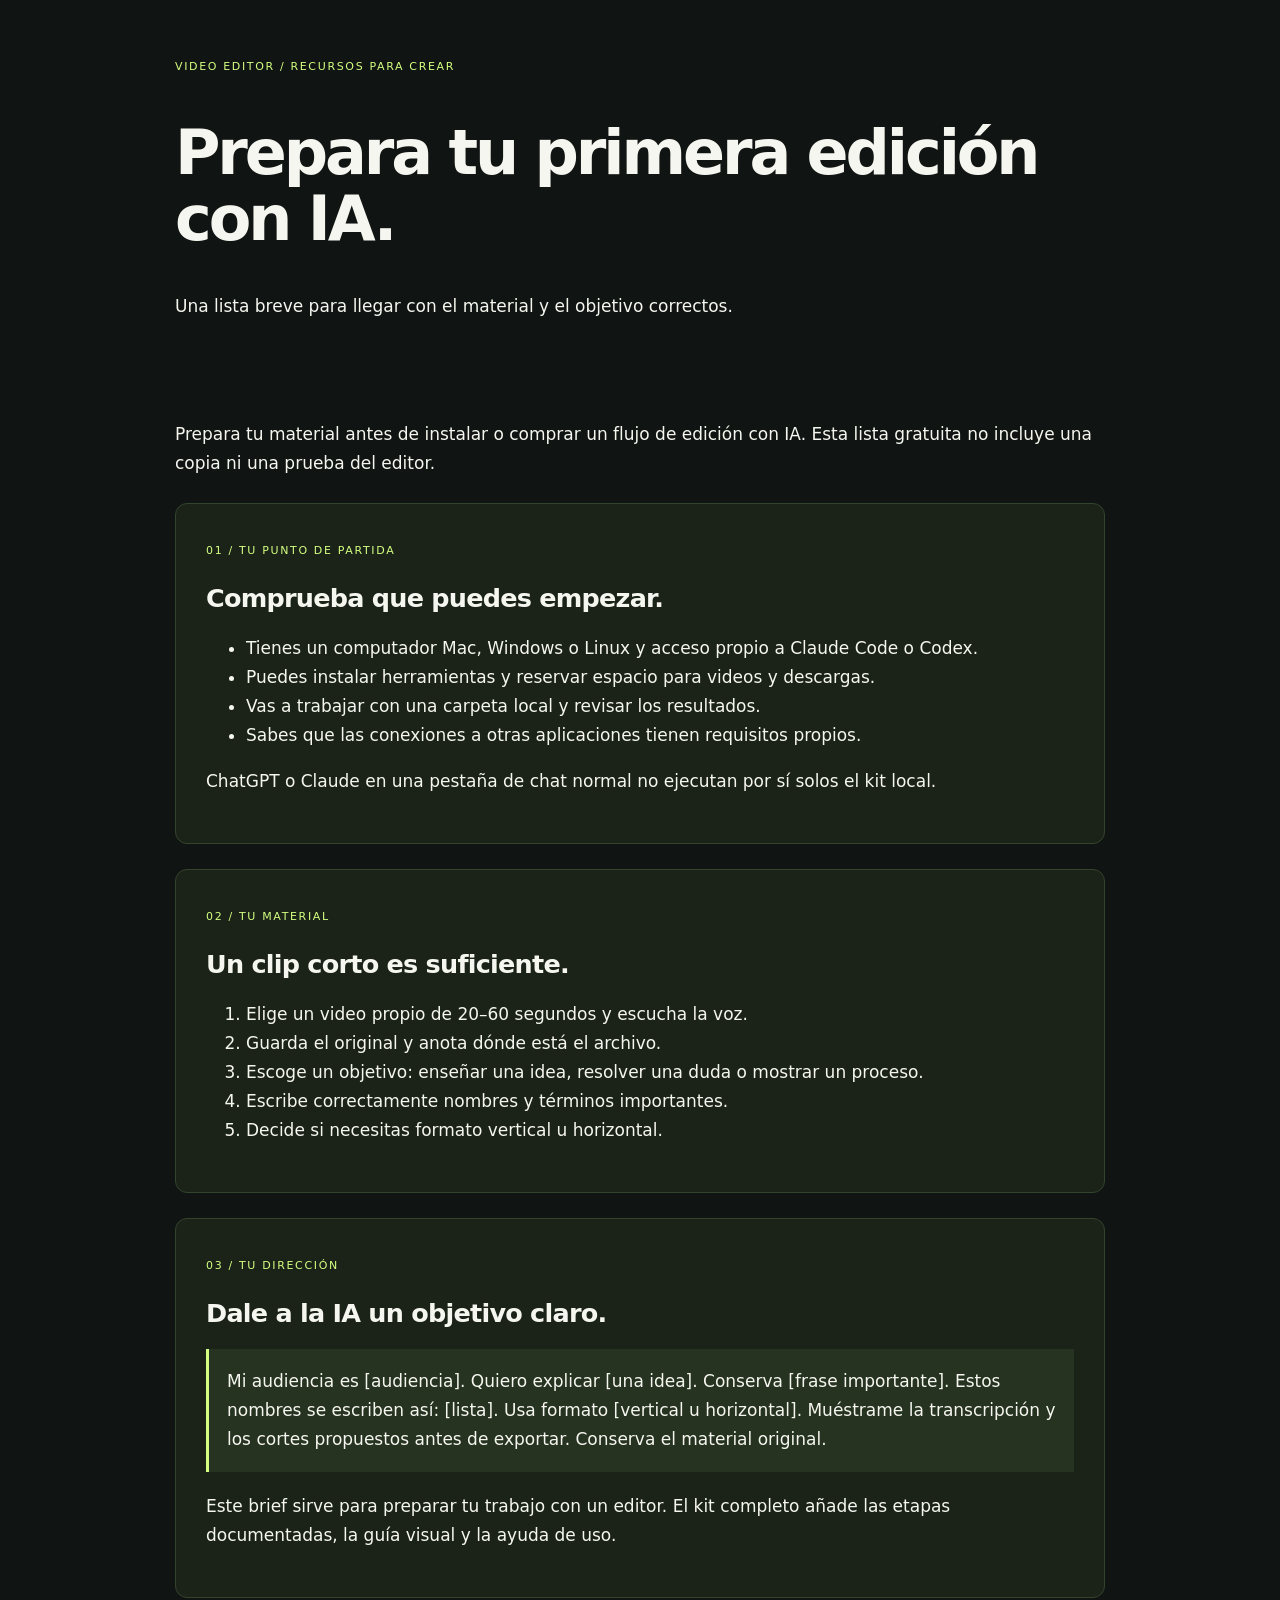
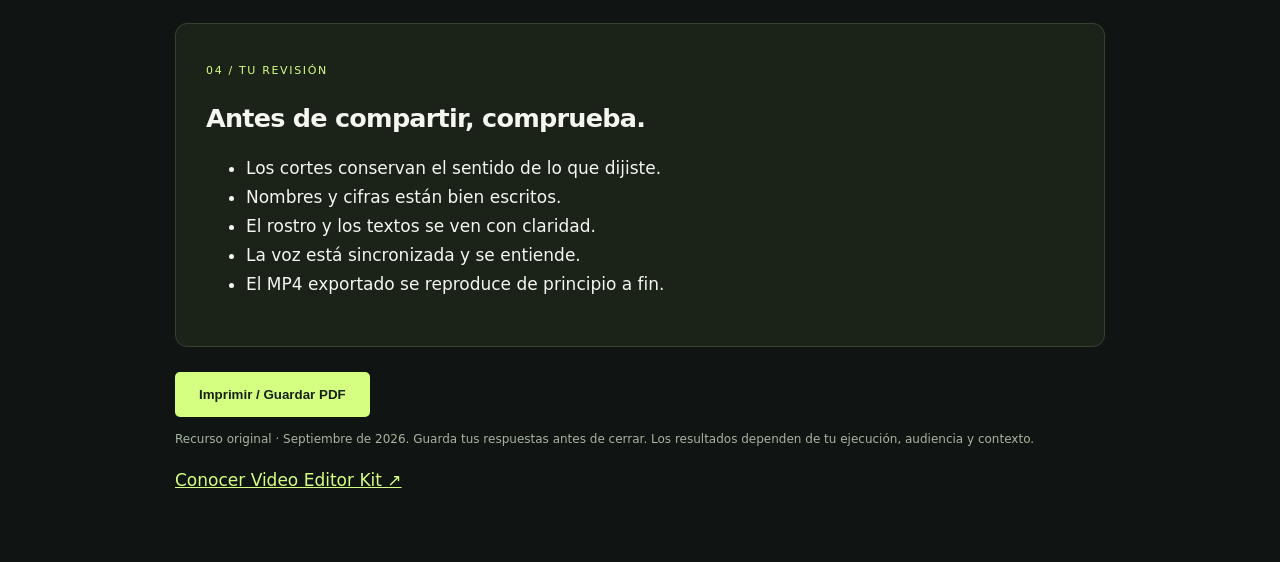
<file: readiness.html>
<!doctype html><html lang="es"><head><meta charset="utf-8"><meta name="verified-platforms" content="mac-apple-silicon,mac-intel,windows,linux"><meta name="viewport" content="width=device-width,initial-scale=1"><title>Prepara tu primera edición con IA.</title><style>*{box-sizing:border-box}body{margin:0;background:#101412;color:#f5f6ef;font:17px/1.7 system-ui,sans-serif}header,main{max-width:980px;margin:auto;padding:50px 25px}header{padding-bottom:15px}h1{font-size:clamp(37px,6vw,62px);line-height:1.05;letter-spacing:-.05em}h2{line-height:1.15;letter-spacing:-.03em}a{color:#d4ff81}nav{display:flex;gap:20px;flex-wrap:wrap}.tag{color:#d4ff81;font-size:11px;letter-spacing:.15em}.card{padding:30px;background:#1b2319;border:1px solid #34432e;border-radius:12px;margin:25px 0;break-inside:avoid}.note,small{color:#a7b59e;font-size:12px}blockquote{margin:20px 0;padding:18px;border-left:3px solid #d4ff81;background:#263321}textarea{display:block;width:100%;margin:10px 0 22px;min-height:90px;background:#101412;border:1px solid #617155;color:white;padding:12px;font:inherit;border-radius:5px}button{background:#d4ff81;color:#182012;padding:15px 24px;border:0;border-radius:5px;font-weight:bold;cursor:pointer}table{width:100%;border-collapse:collapse;font-size:14px}td,th{padding:14px;text-align:left;border-bottom:1px solid #46513e}@media print{body,.card,textarea{background:white;color:black}header,main{padding:0}.tag,.note,small,a{color:#333}.card{border-color:#aaa}button,nav{display:none}@page{margin:17mm}}</style></head><body><header><span class="tag">VIDEO EDITOR / RECURSOS PARA CREAR</span><h1>Prepara tu primera edición con IA.</h1><p>Una lista breve para llegar con el material y el objetivo correctos.</p></header><main><p>Prepara tu material antes de instalar o comprar un flujo de edición con IA. Esta lista gratuita no incluye una copia ni una prueba del editor.</p><section class="card"><span class="tag">01 / TU PUNTO DE PARTIDA</span><h2>Comprueba que puedes empezar.</h2><ul><li>Tienes un computador Mac, Windows o Linux y acceso propio a Claude Code o Codex.</li><li>Puedes instalar herramientas y reservar espacio para videos y descargas.</li><li>Vas a trabajar con una carpeta local y revisar los resultados.</li><li>Sabes que las conexiones a otras aplicaciones tienen requisitos propios.</li></ul><p>ChatGPT o Claude en una pestaña de chat normal no ejecutan por sí solos el kit local.</p></section><section class="card"><span class="tag">02 / TU MATERIAL</span><h2>Un clip corto es suficiente.</h2><ol><li>Elige un video propio de 20–60 segundos y escucha la voz.</li><li>Guarda el original y anota dónde está el archivo.</li><li>Escoge un objetivo: enseñar una idea, resolver una duda o mostrar un proceso.</li><li>Escribe correctamente nombres y términos importantes.</li><li>Decide si necesitas formato vertical u horizontal.</li></ol></section><section class="card"><span class="tag">03 / TU DIRECCIÓN</span><h2>Dale a la IA un objetivo claro.</h2><blockquote>Mi audiencia es [audiencia]. Quiero explicar [una idea]. Conserva [frase importante]. Estos nombres se escriben así: [lista]. Usa formato [vertical u horizontal]. Muéstrame la transcripción y los cortes propuestos antes de exportar. Conserva el material original.</blockquote><p>Este brief sirve para preparar tu trabajo con un editor. El kit completo añade las etapas documentadas, la guía visual y la ayuda de uso.</p></section><section class="card"><span class="tag">04 / TU REVISIÓN</span><h2>Antes de compartir, comprueba.</h2><ul><li>Los cortes conservan el sentido de lo que dijiste.</li><li>Nombres y cifras están bien escritos.</li><li>El rostro y los textos se ven con claridad.</li><li>La voz está sincronizada y se entiende.</li><li>El MP4 exportado se reproduce de principio a fin.</li></ul></section><button onclick="window.print()">Imprimir / Guardar PDF</button><p class="note">Recurso original · Septiembre de 2026. Guarda tus respuestas antes de cerrar. Los resultados dependen de tu ejecución, audiencia y contexto.</p><p><a href="index.html#oferta">Conocer Video Editor Kit ↗</a></p></main></body></html>
</file>
